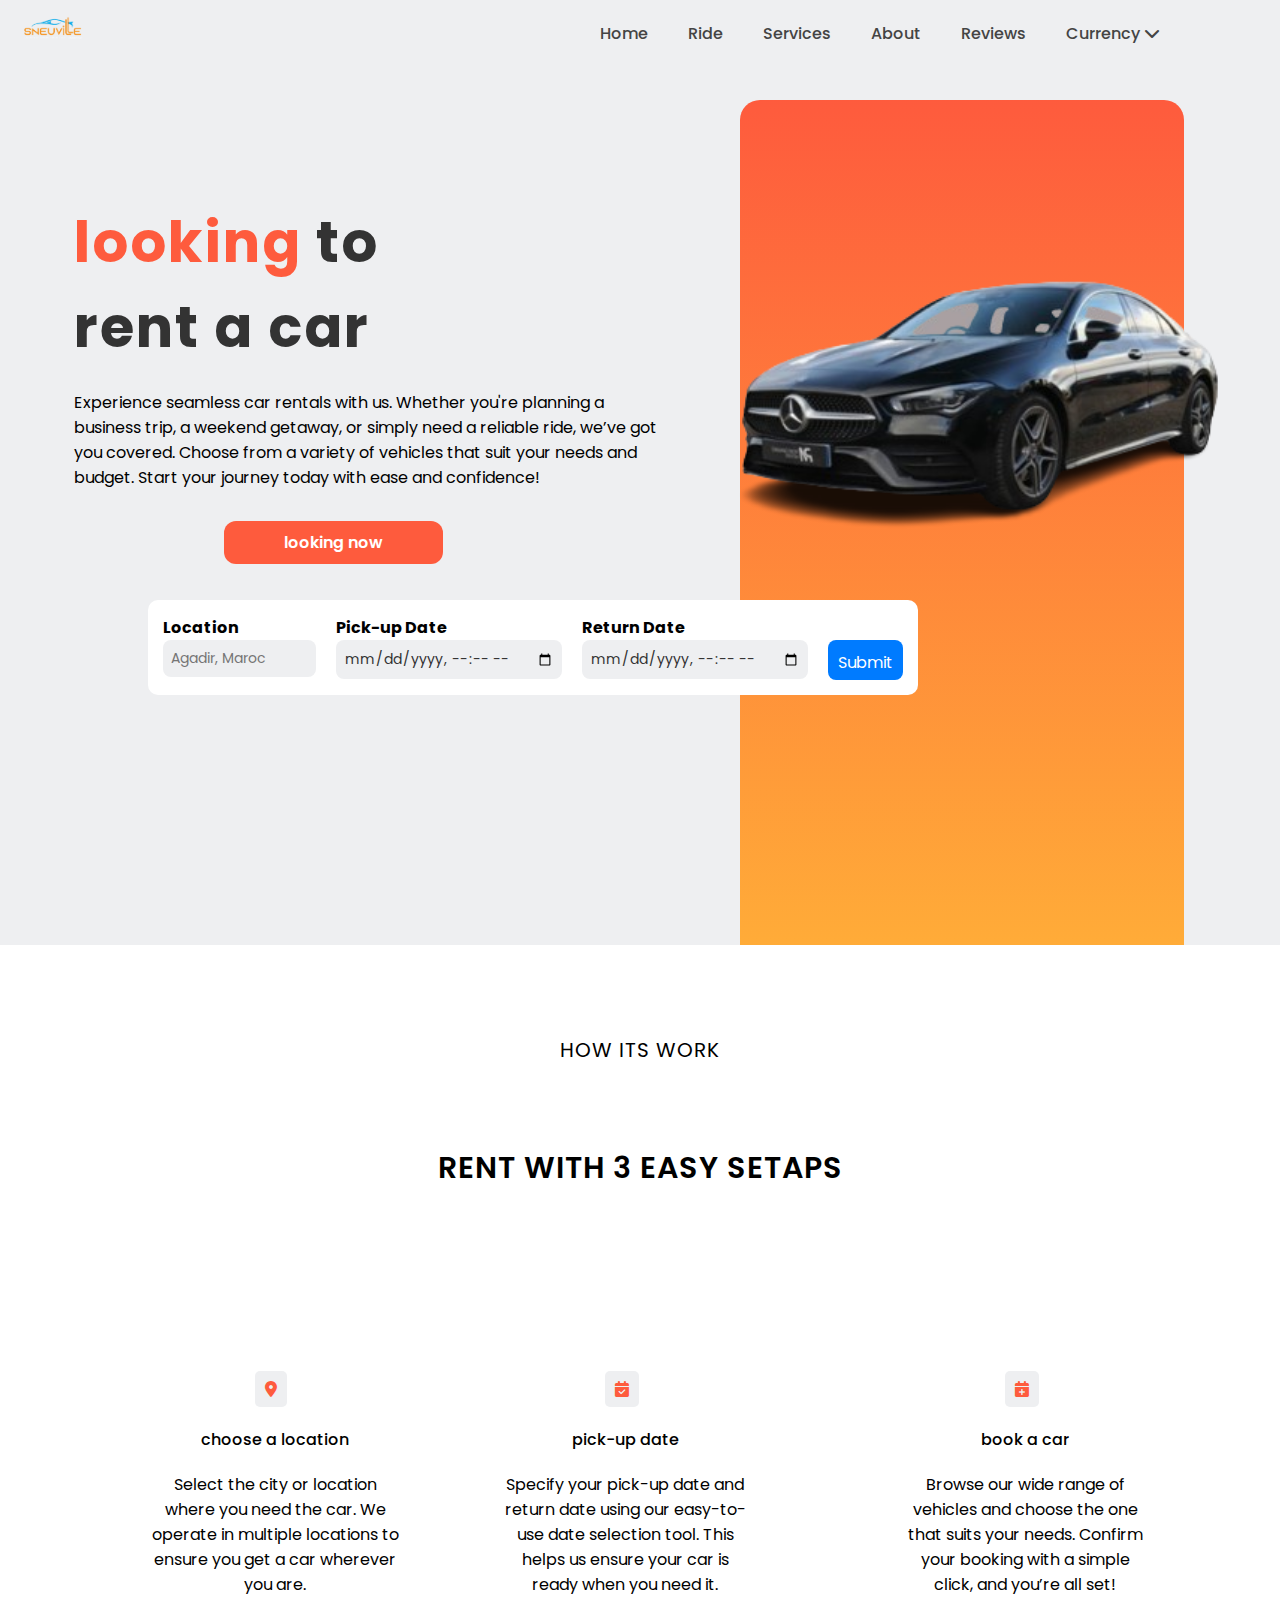
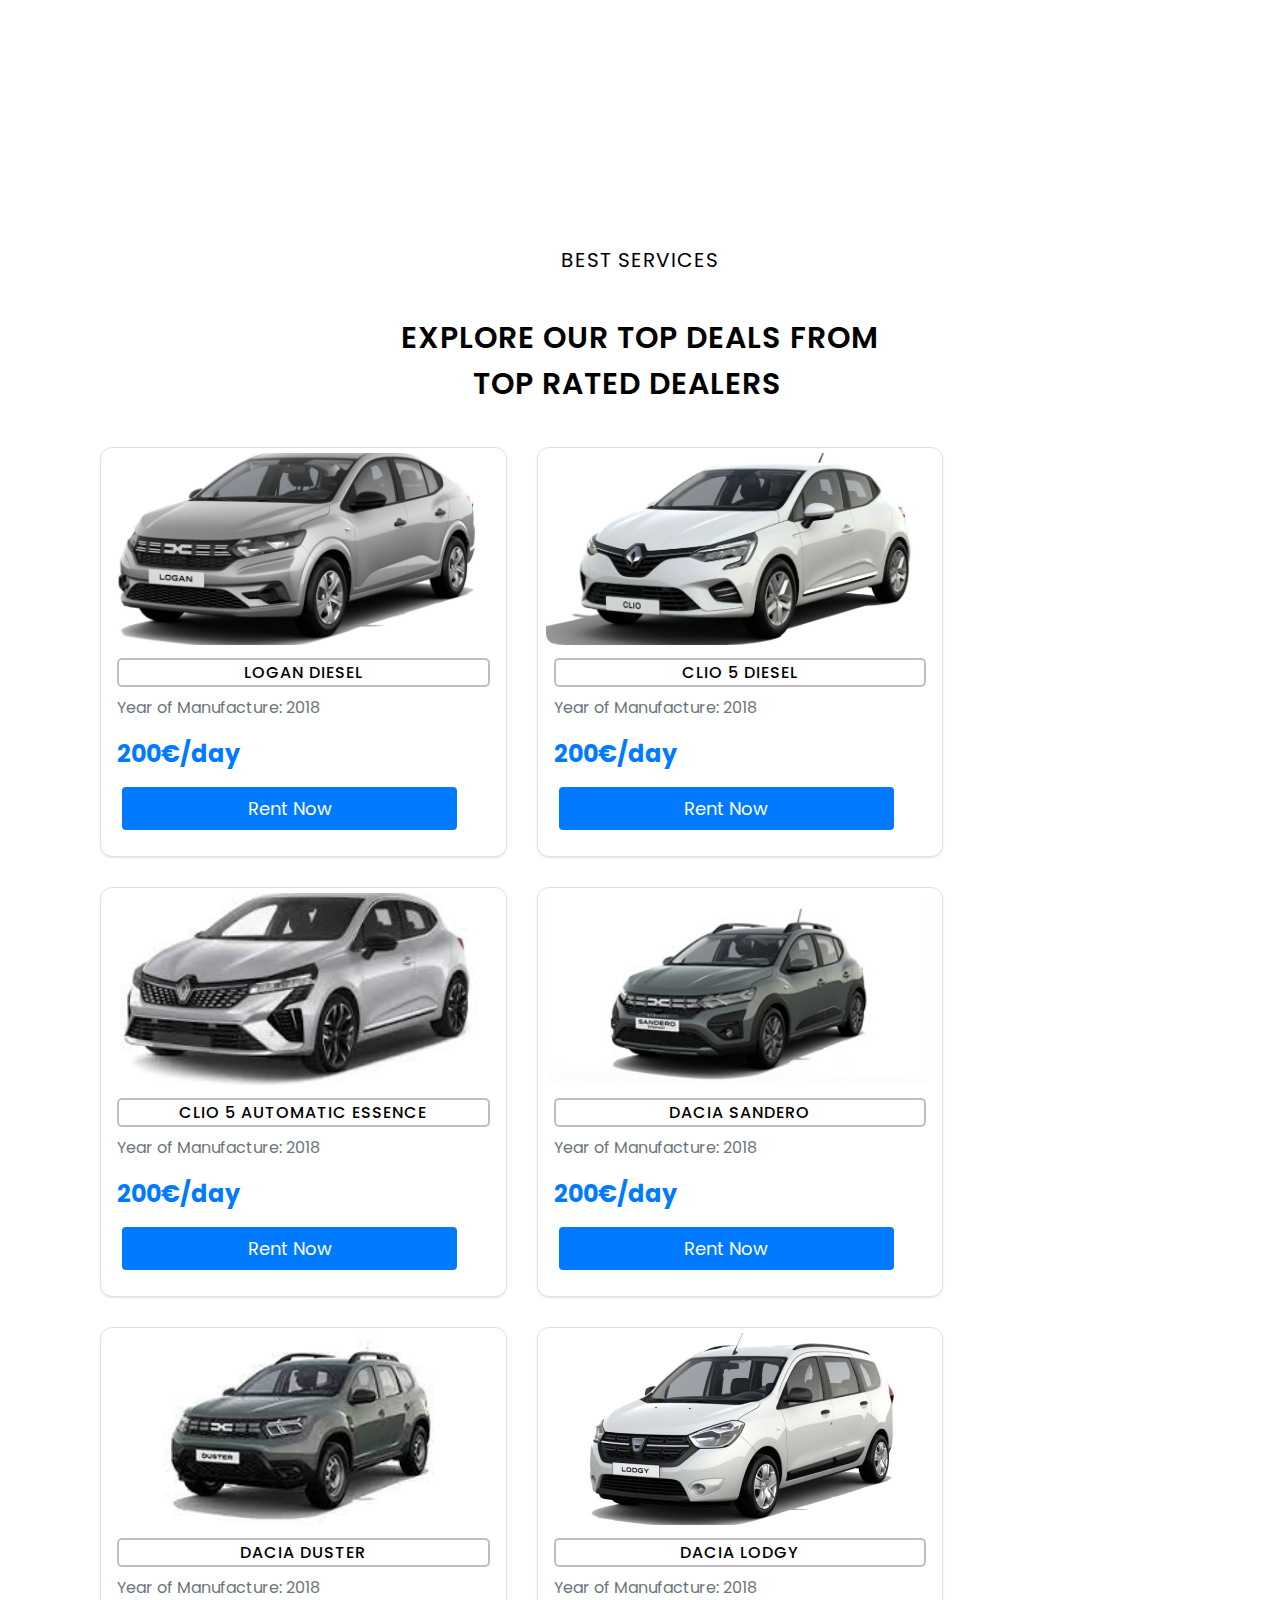
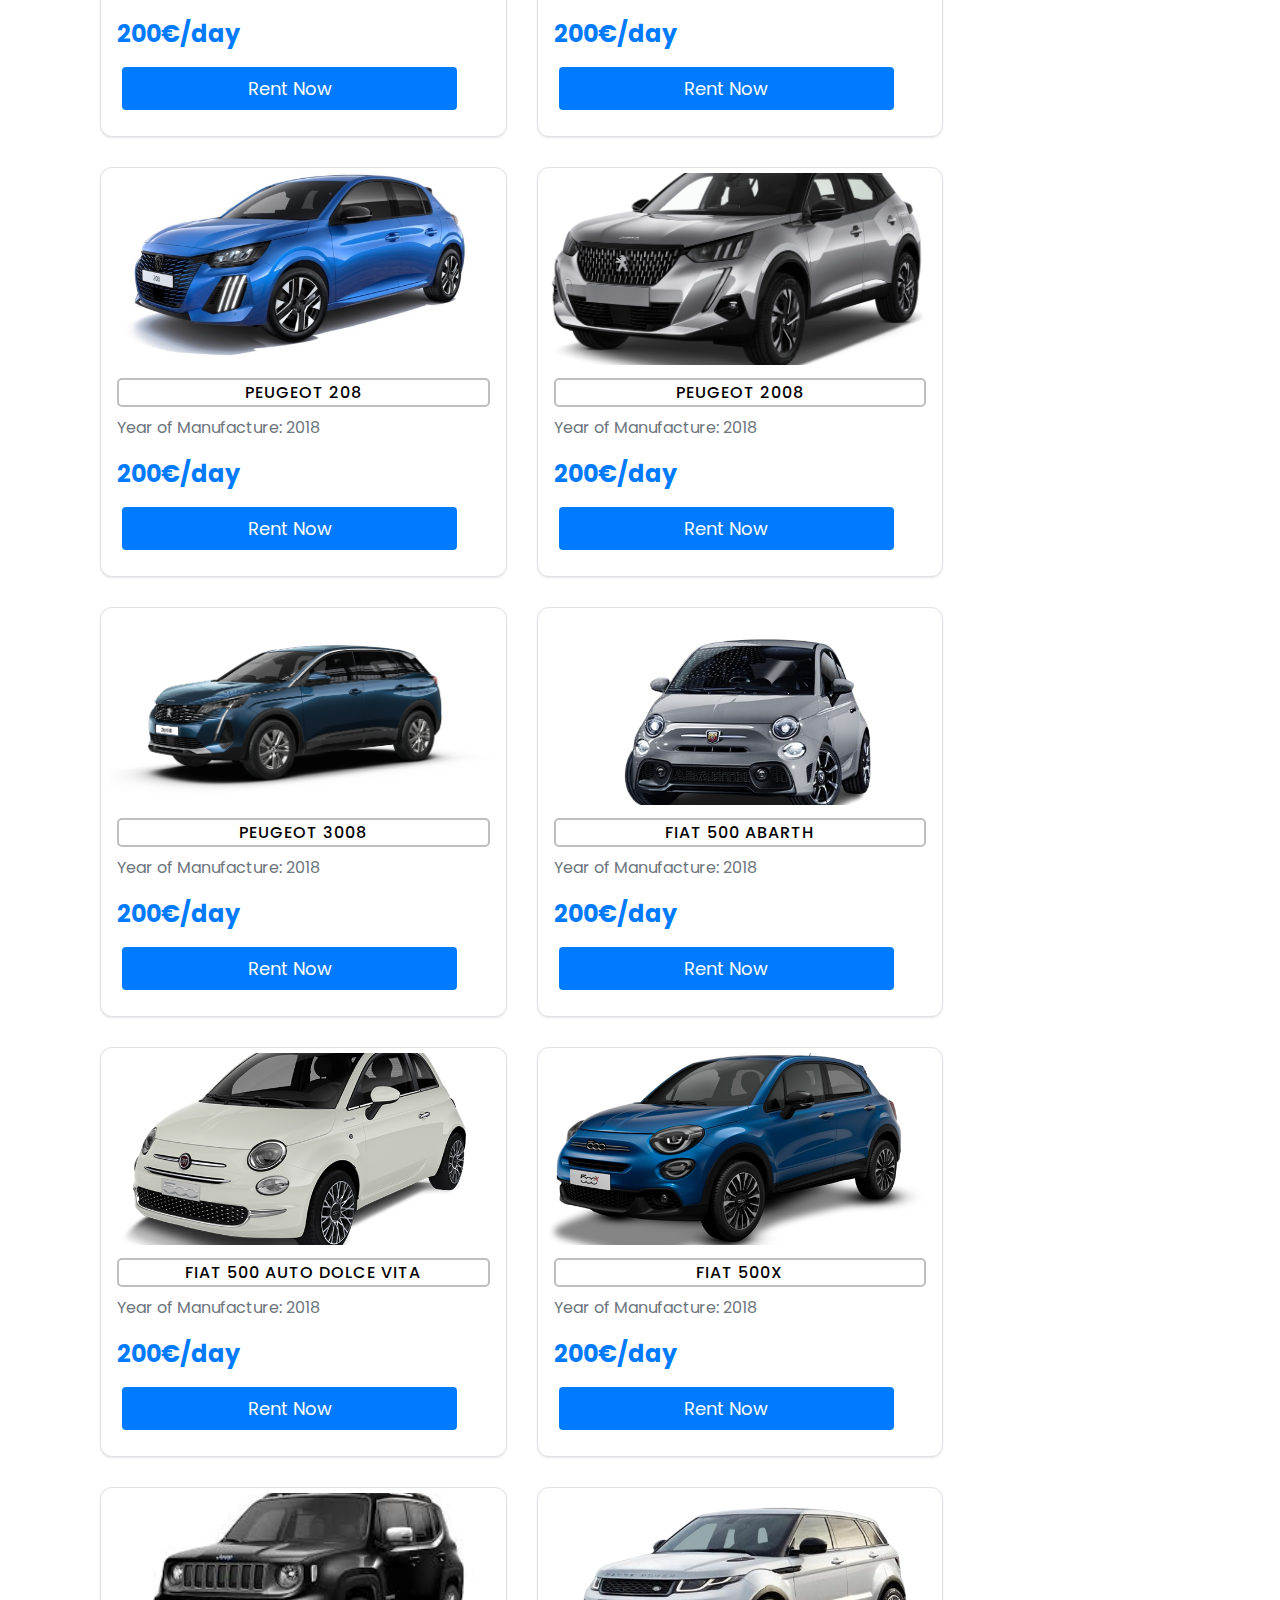
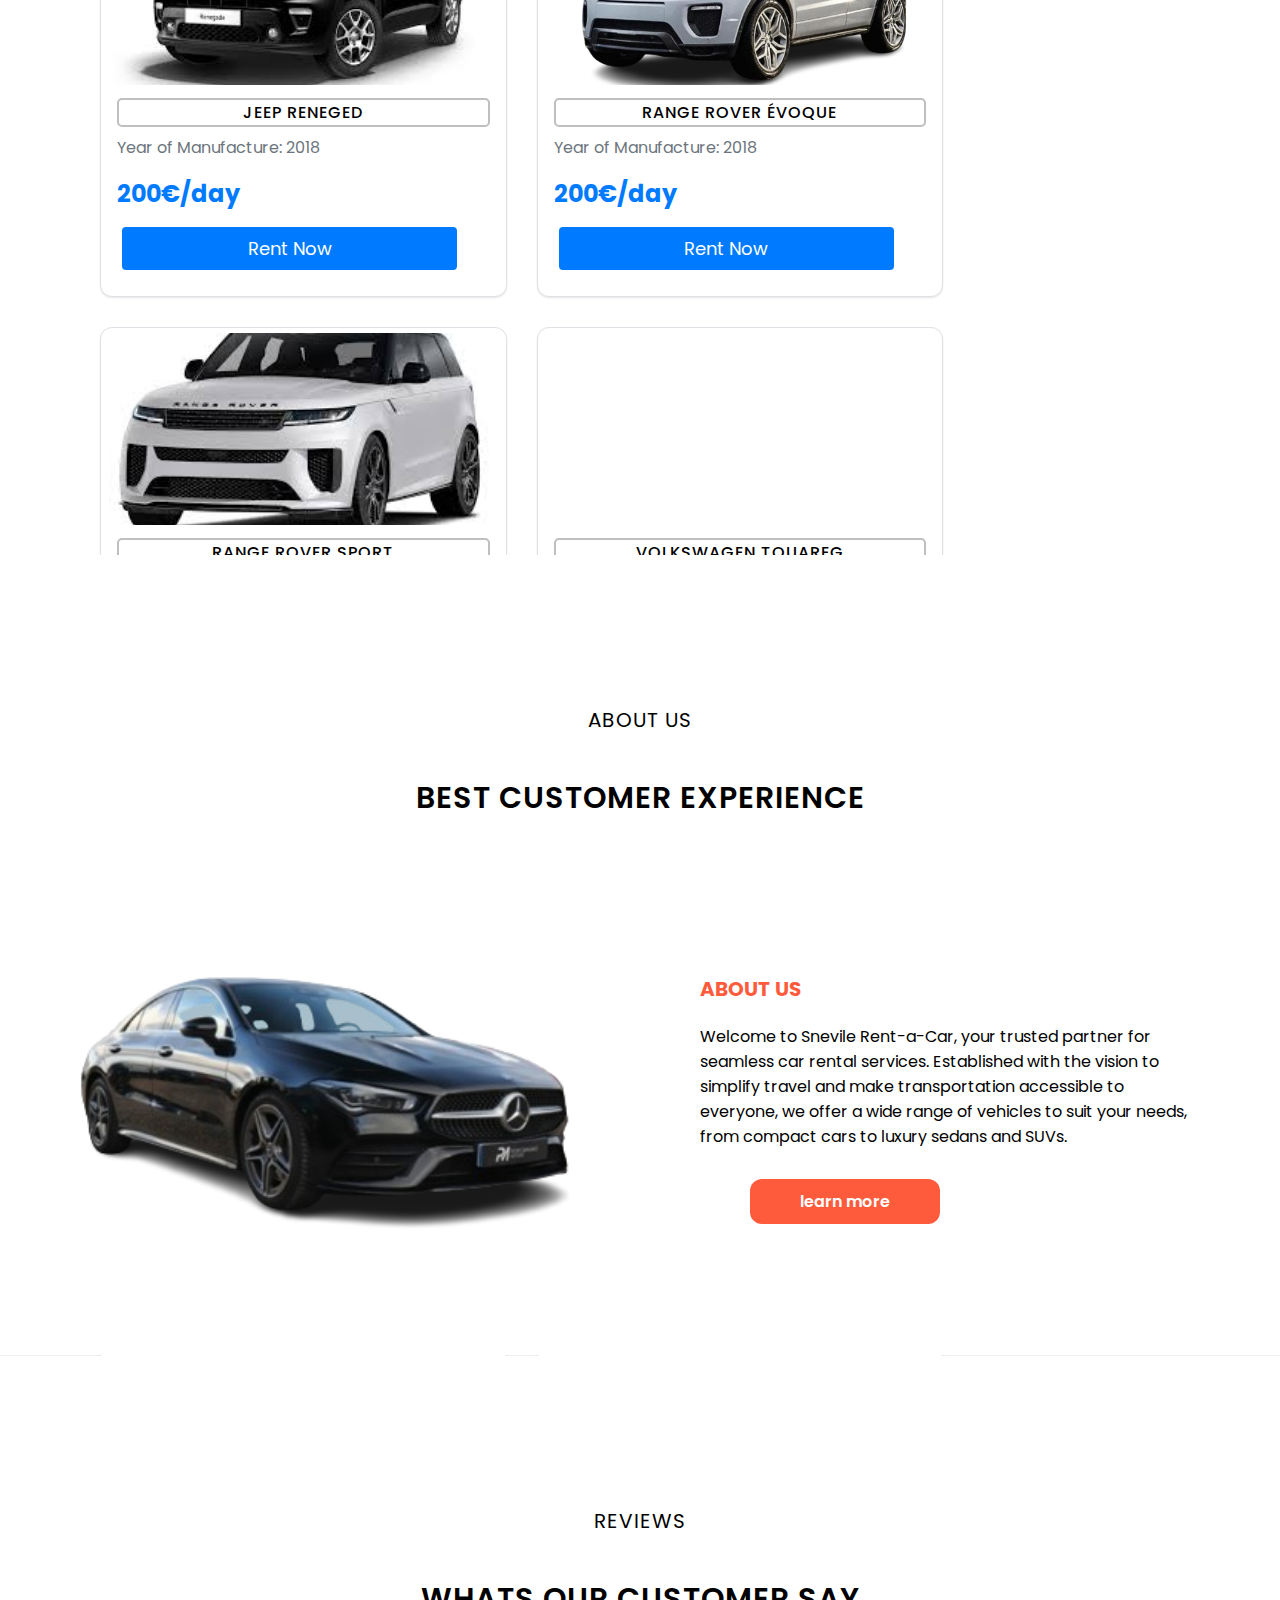
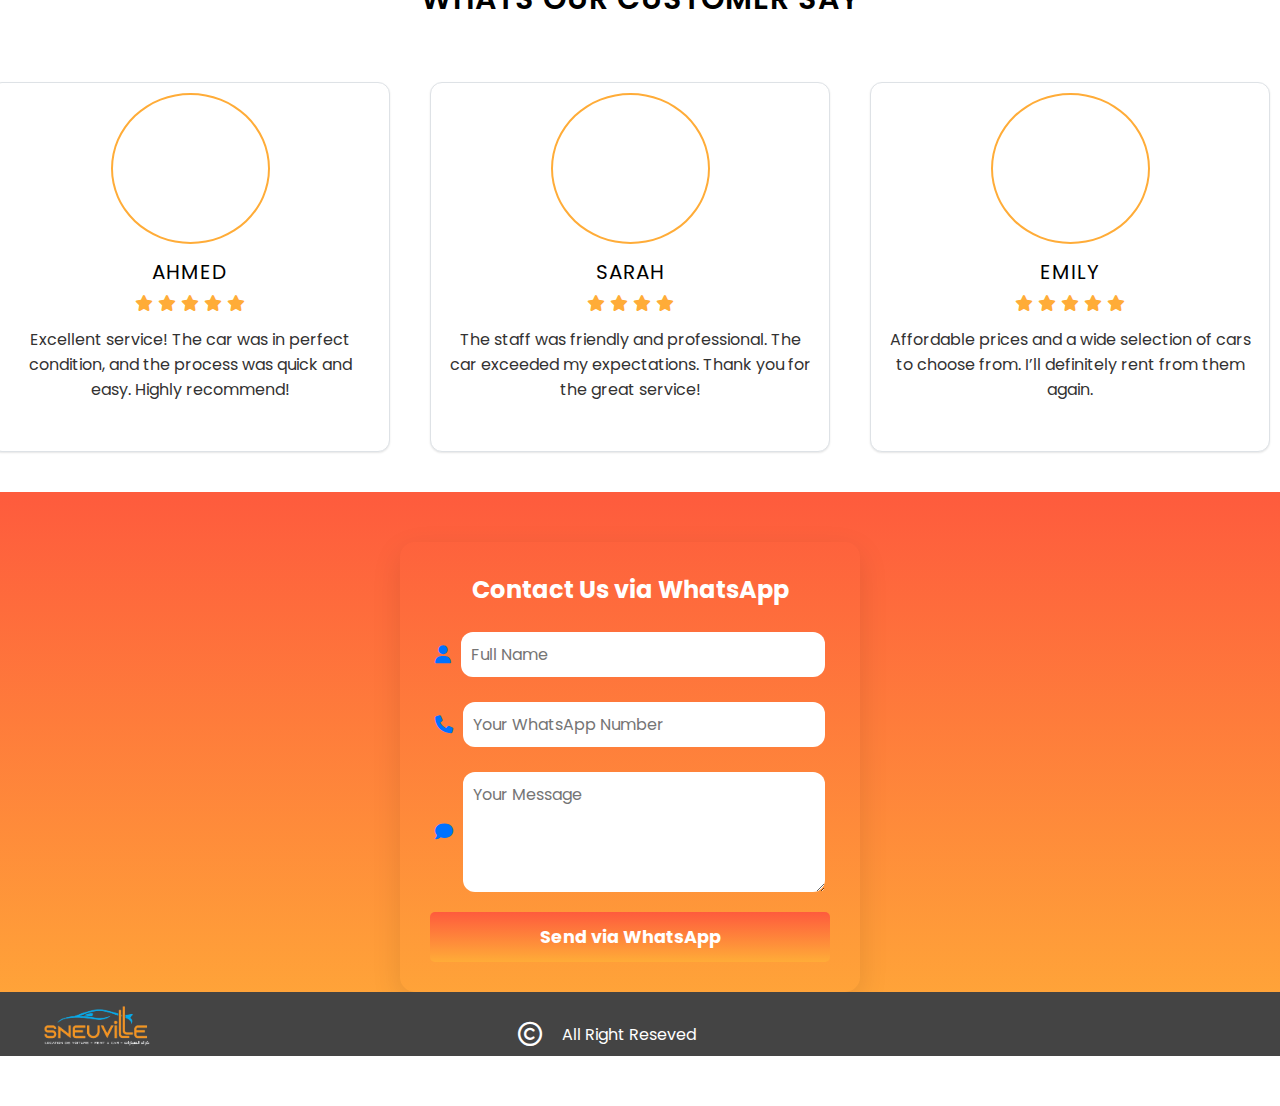
<file: index.html>
<!DOCTYPE html>
<html lang="en">
<head>
    <meta charset="UTF-8">
    <meta name="viewport" content="width=device-width, initial-scale=1.0">
    <meta name="description" content="Rent a car easily at the best prices in Agadir. We offer a wide range of vehicles to meet your personal or business needs.">
    <meta name="keywords" content="car rental, rent a car, car hire, best car rental prices, rent a car in Agadir, affordable car rental, luxury cars, economy cars">
    <meta name="robots" content="index, follow">
    <meta property="og:title" content="Rent a Car - Best Car Rental Service in Agadir">
    <meta property="og:description" content="Looking for the best car rental service in Agadir Rent a car at affordable rates. We provide a variety of vehicles to suit your needs.">
    <meta property="og:url" content="https://www.yourwebsite.com">
    <title>Rent a Car - Best Car Rental Service in Agadir</title>
    <link rel="stylesheet" href="asset/style/style.css">
    <link rel="stylesheet" href="https://cdnjs.cloudflare.com/ajax/libs/font-awesome/6.7.2/css/all.min.css" integrity="sha512-Evv84Mr4kqVGRNSgIGL/F/aIDqQb7xQ2vcrdIwxfjThSH8CSR7PBEakCr51Ck+w+/U6swU2Im1vVX0SVk9ABhg==" crossorigin="anonymous" referrerpolicy="no-referrer" />
</head>
<body class="main-content">
<header>
    <a href="" class="logo"><img src="asset/img/logo.png" alt="Logo" loading="lazy"></a>
    <i class="fa-solid fa-bars" id="menu"></i>
    <ul class="navbar">
        <li><a href="#home" class="nav-link" id="home-link">Home</a></li>
        <li><a href="#ride" class="nav-link">Ride</a></li>
        <li><a href="#services" class="nav-link">Services</a></li>
        <li><a href="#about" class="nav-link">About</a></li>
        <li><a href="#reviews" class="nav-link">Reviews</a></li>
        <li class="dropdown">
            <a href="#" class="nav-link">Currency <i class="fa-solid fa-chevron-down"></i></a>
            <ul class="dropdown-menu">
                <li><a href="#" data-currency="EUR">Euro (€)</a></li>
                <li><a href="#" data-currency="USD">Dollar ($)</a></li>
                <li><a href="#" data-currency="MAD">Dirham (MAD)</a></li>
            </ul>
        </li>
    </ul>
    
    
</header>
        <!--HOME-->
        <section class="home" id="home">
            <div class="text">
                <h1><span>looking</span> to <br>rent a car</h1>
                <p>Experience seamless car rentals with us. Whether you're planning a business trip,
                     a weekend getaway, or simply need a reliable ride, we’ve got you covered.
                      Choose from a variety of
                     vehicles that suit your needs and budget. Start your journey today with
                      ease and confidence!</p>
                <div class="loking">
                    <a href="#ride">looking now</a>
                </div>
            </div>
            <div class="car">
                <img src="asset/img/car.png" alt="Mercedes 220 Pack AMG" loading="lazy">
            </div>
            <div class="form">
                <form action="" method="POST" id="rentalForm">
                    <div class="location">
                        <label for="location">Location</label>
                        <input type="text" name="location" id="location" placeholder="Agadir, Maroc" required>
                    </div>
                    <div class="pick">
                        <label for="pickupDate">Pick-up Date</label>
                        <input type="datetime-local" name="pickupDate" id="pickupDate" required>
                    </div>
                    <div class="return">
                        <label for="returnDate">Return Date</label>
                        <input type="datetime-local" name="returnDate" id="returnDate" required>
                    </div>
                    <button type="submit">Submit</button>
                </form>
            </div>
        </section>
        <!--ride-->
        <section class="ride" id="ride">
            <h3>how its work</h3>
            <pre>rent with 3 easy setaps</pre>
<div class="div">
    <div class="location1">
        <i class="fa-solid fa-location-dot"></i>
        <h4>choose a location</h4>
        <p>Select the city or location where
             you need the car. We operate in multiple
              locations to ensure you get a car
               wherever you are.</p>
    </div>
    <div class="pick_up">
        <i class="fa-solid fa-calendar-check"></i>
        <h4>pick-up date</h4>
        <p>Specify your pick-up
             date and return date using 
             our easy-to-use date selection tool.
              This helps us ensure your car is ready 
              when you need it.

        </p>
    </div>
    <div class="book">
        <i class="fa-solid fa-calendar-plus"></i>
        <h4>book a car</h4>
        <p>Browse our wide
             range of vehicles and 
             choose the one that suits
              your needs. Confirm your booking 
              with a simple click, and you’re all set!
        </p>
    </div>
</div>
</section>
        <!--services-->
<section class="services" id="services">
    <h3>Best Services</h3>
    <pre>Explore our top deals from
         top rated dealers</pre>
    <div class="cars">
        <div class="car-card">
            <img src="asset/img/voitures/logan.jpg" alt="Dacia Logan" loading="lazy">
            <div class="card-body">
                <h3 class="card-title">Logan diesel </h3>
                <p class="card-text">Year of Manufacture: 2018</p>
                <div class="card-price">200€/day</div>
                <button class="rent-btn">Rent Now</button>
            </div>
        </div>
        <div class="car-card">
            <img src="asset/img/voitures/clio.jpg" alt="Renault clio" loading="lazy">
            <div class="card-body">
                <h3 class="card-title">Clio 5 diesel</h3>
                <p class="card-text">Year of Manufacture: 2018</p>
                <div class="card-price">200€/day</div>
                <button class="rent-btn">Rent Now</button>
            </div>
        </div>
        <div class="car-card">
            <img src="asset/img/voitures/clio 5.jpeg" alt="Renault Clio 5" loading="lazy">
            <div class="card-body">
                <h3 class="card-title">Clio 5 automatic essence</h3>
                <p class="card-text">Year of Manufacture: 2018</p>
                <div class="card-price">200€/day</div>
                <button class="rent-btn">Rent Now</button>
            </div>
        </div>
        <div class="car-card">
            <img src="asset/img/voitures/sendiro.jpg" alt="Dacia Sandero" loading="lazy">
            <div class="card-body">
                <h3 class="card-title">Dacia sandero 
                </h3>
                <p class="card-text">Year of Manufacture: 2018</p>
                <div class="card-price">200€/day</div>
                <button class="rent-btn">Rent Now</button>
            </div>
        </div>
        <div class="car-card">
            <img src="asset/img/voitures/duster.jpeg" alt="Dacia duster" loading="lazy">
            <div class="card-body">
                <h3 class="card-title">Dacia duster
                </h3>
                <p class="card-text">Year of Manufacture: 2018</p>
                <div class="card-price">200€/day</div>
                <button class="rent-btn">Rent Now</button>
            </div>
        </div>
        <div class="car-card">
            <img src="asset/img/voitures/lodgy.jpg" alt="Dacia lodgy" loading="lazy">
            <div class="card-body">
                <h3 class="card-title">Dacia lodgy
                </h3>
                <p class="card-text">Year of Manufacture: 2018</p>
                <div class="card-price">200€/day</div>
                <button class="rent-btn">Rent Now</button>
            </div>
        </div>
        <div class="car-card">
            <img src="asset/img/voitures/Peugeot 208.jpeg" alt="Peugeot 208" loading="lazy">
            <div class="card-body">
                <h3 class="card-title">Peugeot 208
                </h3>
                <p class="card-text">Year of Manufacture: 2018</p>
                <div class="card-price">200€/day</div>
                <button class="rent-btn">Rent Now</button>
            </div>
        </div>
        <div class="car-card">
            <img src="asset/img/voitures/2008.png" alt="Peugeot 2008" loading="lazy">
            <div class="card-body">
                <h3 class="card-title">Peugeot 2008
                </h3>
                <p class="card-text">Year of Manufacture: 2018</p>
                <div class="card-price">200€/day</div>
                <button class="rent-btn">Rent Now</button>
            </div>
        </div>
        <div class="car-card">
            <img src="asset/img/voitures/3008.png" alt="Peugeot 3008" loading="lazy">
            <div class="card-body">
                <h3 class="card-title">Peugeot 3008
                </h3>
                <p class="card-text">Year of Manufacture: 2018</p>
                <div class="card-price">200€/day</div>
                <button class="rent-btn">Rent Now</button>
            </div>
        </div>
        <div class="car-card">
            <img src="asset/img/voitures/ABARTH.png" alt="Fiat 500 abarth " loading="lazy">
            <div class="card-body">
                <h3 class="card-title">Fiat 500 abarth 
                </h3>
                <p class="card-text">Year of Manufacture: 2018</p>
                <div class="card-price">200€/day</div>
                <button class="rent-btn">Rent Now</button>
            </div>
        </div>
        <div class="car-card">
            <img src="asset/img/voitures/500.png" alt="Fiat 500 auto dolce vita" loading="lazy">
            <div class="card-body">
                <h3 class="card-title">Fiat 500 auto dolce vita
                </h3>
                <p class="card-text">Year of Manufacture: 2018</p>
                <div class="card-price">200€/day</div>
                <button class="rent-btn">Rent Now</button>
            </div>
        </div>
        <div class="car-card">
            <img src="asset/img/voitures/500X.png" alt="Fiat 500x" loading="lazy">
            <div class="card-body">
                <h3 class="card-title">Fiat 500x
                </h3>
                <p class="card-text">Year of Manufacture: 2018</p>
                <div class="card-price">200€/day</div>
                <button class="rent-btn">Rent Now</button>
            </div>
        </div>
        <div class="car-card">
            <img src="asset/img/voitures/jeep.jpeg" alt="Jeep reneged " loading="lazy">
            <div class="card-body">
                <h3 class="card-title">Jeep reneged 
                </h3>
                <p class="card-text">Year of Manufacture: 2018</p>
                <div class="card-price">200€/day</div>
                <button class="rent-btn">Rent Now</button>
            </div>
        </div>
        <div class="car-card">
            <img src="asset/img/voitures/range-rover-evoque.png" alt="Range Rover évoque " loading="lazy">
            <div class="card-body">
                <h3 class="card-title">Range Rover évoque 
                </h3>
                <p class="card-text">Year of Manufacture: 2018</p>
                <div class="card-price">200€/day</div>
                <button class="rent-btn">Rent Now</button>
            </div>
        </div>
        <div class="car-card">
            <img src="asset/img/voitures/range.jpeg" alt="Range Rover sport " loading="lazy">
            <div class="card-body">
                <h3 class="card-title">Range Rover sport 
                </h3>
                <p class="card-text">Year of Manufacture: 2018</p>
                <div class="card-price">200€/day</div>
                <button class="rent-btn">Rent Now</button>
            </div>
        </div>
        <div class="car-card">
            <img src="asset/img/voitures/touarg.jpeg" alt="Volkswagen Touareg " loading="lazy">
            <div class="card-body">
                <h3 class="card-title">Volkswagen Touareg 
                </h3>
                <p class="card-text">Year of Manufacture: 2018</p>
                <div class="card-price">200€/day</div>
                <button class="rent-btn">Rent Now</button>
            </div>
        </div>
        <div class="car-card">
            <img src="asset/img/voitures/tt.jpeg" alt="olkswagen T-roc" loading="lazy">
            <div class="card-body">
                <h3 class="card-title">Volkswagen T-roc
                </h3>
                <p class="card-text">Year of Manufacture: 2018</p>
                <div class="card-price">200€/day</div>
                <button class="rent-btn">Rent Now</button>
            </div>
        </div>
        <div class="car-card">
            <img src="asset/img/voitures/golf.png" alt=" Volkswagen golf 8" loading="lazy">
            <div class="card-body">
                <h3 class="card-title">Volkswagen golf 8
                </h3>
                <p class="card-text">Year of Manufacture: 2018</p>
                <div class="card-price">200€/day</div>
                <button class="rent-btn">Rent Now</button>
            </div>
        </div>
        <div class="car-card">
            <img src="asset/img/voitures/kia_picanto.jpg" alt="kia picanto automatic" loading="lazy">
            <div class="card-body">
                <h3 class="card-title">Kia picanto automatic 
                </h3>
                <p class="card-text">Year of Manufacture: 2018</p>
                <div class="card-price">200€/day</div>
                <button class="rent-btn">Rent Now</button>
            </div>
        </div>
        <div class="car-card">
            <img src="asset/img/voitures/sportge.jpg" alt="kia sportage" loading="lazy">
            <div class="card-body">
                <h3 class="card-title">Kia sportage 
                </h3>
                <p class="card-text">Year of Manufacture: 2018</p>
                <div class="card-price">200€/day</div>
                <button class="rent-btn">Rent Now</button>
            </div>
        </div>
        <div class="car-card">
            <img src="asset/img/voitures/amg.png" alt="amg" loading="lazy">
            <div class="card-body">
                <h3 class="card-title">Mercedes cla pack AMG</h3>
                <p class="card-text">Year of Manufacture: 2018</p>
                <div class="card-price">200€/day</div>
                <button class="rent-btn">Rent Now</button>
            </div>
        </div>
    </div>
</section>
<!--about-->
<section class="about" id="about">
    <h3>ABOUT US</h3>
<pre>Best Customer Experience</pre>
<img src="asset/img/car.png" alt="Mercedes cla pack AMG" loading="lazy">
<div class="txt">
    <h2>about us</h2>
    <p>Welcome to Snevile Rent-a-Car, your
         trusted partner for seamless car rental services. 
         Established with the vision to simplify travel and make
          transportation accessible to everyone, we offer a wide range
           of vehicles to suit your needs, from compact cars to luxury 
           sedans and SUVs.
    </p>
          <button>learn more</button>
</div>
</section>
<section class="reviews" id="reviews">
    <h3>Reviews</h3>
    <pre>Whats our Customer Say</pre>
    <div class="cards">
        <div class="card">
            <img src="https://images.pexels.com/photos/614810/pexels-photo-614810.jpeg?auto=compress&cs=tinysrgb&w=400" alt="men" loading="lazy">
            <div class="card-body">
                <h3 class="name">Ahmed </h3>
                <p class="star">
                    <i class="fa-solid fa-star"></i>
                    <i class="fa-solid fa-star"></i>
                    <i class="fa-solid fa-star"></i>
                    <i class="fa-solid fa-star"></i>
                    <i class="fa-solid fa-star"></i>
                </p>
                <div class="lorem">
                    Excellent service! The car was in perfect condition,
                     and the process was quick and easy. Highly recommend!
                </div>
            </div>
        </div>
    
        <div class="card">
            <img src="[data-uri]" alt="women" loading="lazy">
            <div class="card-body">
                <h3 class="name">Sarah </h3>
                <p class="star">
                    <i class="fa-solid fa-star"></i>
                    <i class="fa-solid fa-star"></i>
                    <i class="fa-solid fa-star"></i>
                    <i class="fa-solid fa-star"></i>
                </p>
                <div class="lorem">
                    The staff was
                     friendly and professional. The car exceeded my 
                     expectations. Thank you for the great service!
                </div>
            </div>
        </div>
    
        <div class="card">
            <img src="https://images.pexels.com/photos/733872/pexels-photo-733872.jpeg?auto=compress&cs=tinysrgb&w=400" alt="women" loading="lazy">
            <div class="card-body">
                <h3 class="name">Emily </h3>
                <p class="star">
                    <i class="fa-solid fa-star"></i>
                    <i class="fa-solid fa-star"></i>
                    <i class="fa-solid fa-star"></i>
                    <i class="fa-solid fa-star"></i>
                    <i class="fa-solid fa-star"></i>
                </p>
                <div class="lorem">
                   Affordable prices and a wide selection of cars to choose from.
                    I’ll definitely rent from them again.
                </div>
            </div>
        </div>
    </div>    
<footer>
    <div class="contact-container">
        <h1>Contact Us via WhatsApp</h1>
        <form id="contact-form">
          <div class="input-group">
            <i class="fas fa-user"></i>
            <input type="text" id="name" placeholder="Full Name" required>
          </div>
          <div class="input-group">
            <i class="fas fa-phone"></i>
            <input type="text" id="phone" placeholder="Your WhatsApp Number" required>
          </div>
          <div class="input-group">
            <i class="fas fa-comment"></i>
            <textarea id="message" placeholder="Your Message" required></textarea>
          </div>
          <button type="button" id="whatsapp-button">Send via WhatsApp</button>
        </form>
      </div>
      <div class="footer">
        <i class="fa-regular fa-copyright"></i>
        <img src="asset/img/logo.png" alt="logo" loading="lazy">
        <p>all right reseved</p>
      </div>
</footer>
    <script src="asset/js/main.js"></script>
</body>
</html>
</file>
<file: asset/style/style.css>
@import url('https://fonts.googleapis.com/css2?family=Poppins:ital,wght@0,100;0,200;0,300;0,400;0,500;0,600;0,700;0,800;0,900;1,100;1,200;1,300;1,400;1,500;1,600;1,700;1,800;1,900&display=swap');
*{
    font-family: "Poppins", serif;
    padding:0 ;
    margin: 0;
    scroll-padding-top: 2rem;
    scroll-behavior: smooth;
    list-style: none;
    text-decoration: none;

}
:root {
    --main-color: #fe5b3d; /* اللون الأساسي */
    --secend-color: #ffac38; /* اللون الثانوي */
    --text-color: #444; /* لون النص */
    --gradient: linear-gradient(#fe5b3d, #ffac38); /* التدرج */
    --background-color: #fff8f3; /* لون الخلفية */
    --hover-color: #5add0e; /* لون عند تمرير الماوس */
    --border-color: #dbb895; /* لون الإطار */
}
body {
    width: 100%;
    height: auto;
    background-color: #eeeff1;
    overflow-x: hidden; /* إخفاء التمرير الأفقي فقط */
    overflow-y: auto; /* السماح بالتمرير العمودي عند الحاجة */
}

html::-webkit-scrollbar{
    width: 0.4rem;
}
html::-webkit-scrollbar-track{
    background: transparent;
}
html::-webkit-scrollbar-thumb{
    background-color: var(--main-color);
    border-radius: 5rem;
}
section{
    padding: 50px 100px;

}
header{
    position: fixed;
    width: 100%;
    top: 0;
    right: 0;
    z-index: 1000;
    display: flex;
    align-items: center;
    justify-content: space-between;
    background-color: #eeeff1;
    padding: 15px 100px;
}
#menu{
    font-size: 24px ;
    cursor: pointer;
    z-index: 10001;
    display: none;
}
.logo img{
    width: 110px;
    margin-left: 100px;
}
.navbar{
    display: flex;
}
.navbar li{
    position: relative;
}
.navbar a{
    font-size: 1rem;
    padding: 10px 20px ;
    color: var(--text-color);
    font-weight: 500;
    text-transform: capitalize;
}
.navbar a::after{
    content: '';
    width: 0%;
    height: 3px;
    background-color: var(--secend-color);
    position: absolute;
    bottom: -4px;
    left: 0;
    transition: 0.5s;
}
.navbar a:hover::after{
width: 100%;
}
.navbar .dropdown {
    position: relative;
    display: inline-block;
}

.navbar .dropdown-menu {
    display: none;
    position: absolute;
    top: 100%;
    left: 0;
    background-color: #fff;
    border: 1px solid #ddd;
    box-shadow: 0 8px 16px rgba(0, 0, 0, 0.2);
    width: 150px;
}

.navbar .dropdown:hover .dropdown-menu {
    display: block;
}

.navbar .dropdown-menu a {
    padding: 8px 16px;
    display: block;
    text-decoration: none;
    color: #333;
    text-align: center;
}

.navbar .dropdown-menu a:hover {
    background-color: #f1f1f1;
}
.home{
width: 100%;
    position: relative;
    min-height: 100vh;
    background-position: center right;
    background-repeat: no-repeat;
    background-size: cover;
    display: grid;
    grid-template-columns: repeat(2,1fr);
}
.car {
    background: linear-gradient(#fe5b3d,#ffac38);
    width: 30%;
    height: 85%;
position: absolute;
border-radius: 20px;
border-bottom-left-radius:0;
border-bottom-right-radius:0;
left:50%;
top: 10%;
}
.car img{
    width: 1250px;
position: absolute;
left: -90%;
top: 8%;
}
.text{
    position: absolute;
    top: 20%;
    left: 5%;
}
.text span{
    color: var(--main-color);
}
.text h1{
    font-size: 3.5rem;
    letter-spacing: 2px;
    color: #333;
}
.text p{
margin: 00.5rem 0 1rem;
width: 600px;
margin-bottom: 40px;
}
.loking a{
        padding:  10px 60px;
        border: none;
        border-radius: 12px;
        background-color: var(--main-color);
        color: white;
        margin: 10px 150px;
        font-size: 1rem;
        font-weight: 600;
        cursor: pointer;
}
.form{
    position: absolute;
    top: 60%;
    left: 10%;
    width: 50%;
    background-color: #fff;
    border-radius: 10px;
    padding: 15px;
}
.form form {
    display: flex;
    flex-direction: row;
    gap: 20px;
}

.form label {
    font-weight: bold;
    margin-bottom: 5px;
}

.form input {
    width: 100%;
    padding: 8px;
    border-radius: 8px;
    border: none;
    box-sizing: border-box;
    font-size: 14px;
   background-color: #eeeff1; ;
}

.form button {
    padding: 1px;
    background-color: #007bff;
    color: white;
    border: none;
    border-radius: 8px;
    font-size: 16px;
    margin-top:25px;
    padding: 10px;
    height: 40px;
    width: 140px;
    cursor: pointer;
    transition: background-color 0.3s ease;
}

.form button:hover {
    background-color: #0056b3;
}
.ride{
    position: absolute;
    width: 100%;
    background-color: white;
    top: 105%;
    transition: .4s ease-out;
    height: 750px;
}
.div{
    display: flex;
    margin-top: 180px;
}
.ride h3{
display: flex;
justify-content: center;
font-size: 20px;
text-transform: uppercase;
letter-spacing: 1px;
font-weight: 400;
margin-left: -200px;
margin-top: 40px;
}
.ride pre{
    display: flex;
    justify-content: center;
    font-size: 30px;
    text-transform: uppercase;
    letter-spacing: 1px;
    font-weight: 600;  
    margin-left: -200px;
    margin-top: 80px;

}
.location1{
    width: 250px;
    margin-left: 50px;
}
.location1 i{
background-color: #eeeff1;
color: var(--main-color);
padding: 10px;
margin-left: 105px;
border-radius: 5px;
}
.location1 p{
    text-align: center;
    margin-top: 20px;
}
.location1 h4{
    text-align: center;
    margin-top: 20px;
    font-weight: 500;
}
.pick_up{
    width: 250px;
    margin-left: 100px;
}
.pick_up i{
    background-color: #eeeff1;
    color: var(--main-color);
    padding: 10px;
    margin-left: 105px;
    border-radius: 5px;
    }
    .pick_up p{
        text-align: center;
        margin-top: 20px;
    }
    .pick_up h4{
        text-align: center;
        margin-top: 20px;
        font-weight: 500;
    }
    .book{
        width: 250px;
        margin-left: 150px;
    }
    .book i{
        background-color: #eeeff1;
        color: var(--main-color);
        padding: 10px;
        margin-left: 105px;
        border-radius: 5px;
        }
        .book p{
            text-align: center;
            margin-top: 20px;
        }
        .book h4{
            text-align: center;
            margin-top: 20px;
            font-weight: 500;
        }
        .services{
            position: absolute;
            width: 100%;
            background-color: white;
            top: 195%;
            height: 3500px;
        }
        .services h3{
            display: flex;
            justify-content: center;
            font-size: 20px;
            text-transform: uppercase;
            letter-spacing: 1px;
            font-weight: 400;
            margin-left: -200px;
            margin-top: 40px;
      
            }
            .services  pre{
                display: flex;
                justify-content: center;
                font-size: 30px;
                text-transform: uppercase;
                letter-spacing: 1px;
                font-weight: 600;  
                margin-left: -200px;
                margin-top: 40px;
                margin-bottom: 40px;
            }
            .car-card {
                width: 20rem; /* تحديد العرض الثابت للبطاقة */
                box-sizing: border-box;
                background-color: #fff;
                border: 1px solid #dee2e6;
                border-radius: 12px;
                box-shadow: 0 1px 2px rgba(0, 0, 0, 0.1);
                overflow: hidden;
                height: 410px;
                transition: transform 0.2s ease-in-out;
                margin-right: 20px;  /* المسافة بين البطاقات */
                margin-bottom: 20px;  /* المسافة بين الصفوف */
            }
            .car-card:hover {
                transform: scale(1.05);
                box-shadow: 0 4px 8px rgba(0, 0, 0, 0.2);
            }
    
            .car-card img {
                width: 95%;
                height: 12rem;
                object-fit: cover;
                border-radius: 12px;
                margin-left: 8px;
                margin-top: 5px;
            }
    
            .car-card .card-body {
                padding: 1rem;
            }
    
            .car-card .card-title {
                font-size: 1rem;
                font-weight: 500;
                margin-bottom: 0.5rem;
                border-radius: 5px;
                border: solid 2px #c0bebe;
                width: auto;
                margin-left: 0px;
                margin-top: -10px;
            }
    
            .car-card .card-text {
                margin-bottom: 1rem;
                color: #6c757d;
            }
    
            .car-card .card-price {
                font-size: 1.5rem;
                font-weight: bold;
                color: #007bff;
                margin-bottom: 1rem;
            }
    
            .car-card .rent-btn {
                display: block;
                width: 90%;
                padding: 0.5rem;
                text-align: center;
                color: #fff;
                background-color: #007bff;
                border: none;
                font-size: 18px;
                border-radius: 0.25rem;
                text-decoration: none;
                transition: background-color 0.2s ease-in-out;
                margin-left: 5px;
                cursor: pointer;
            }
    
            .car-card .rent-btn:hover {
                background-color: #0056b3;
            }
   
                .cars {
                    display: flex;
                    flex-wrap: wrap;  /* تأكد من أن العناصر تلتف عندما لا يكون هناك مكان كافٍ */
                    gap: 20px;
                }
                
.navbar a.active {
    color: #ff2600;
    border-radius: 5px;
    scale: 1.1;
    transition: .4s ease-out;
}

.about{
    position: absolute;
    width: 100%;
    background-color: white;
    top: 595%;
    height: 700px;
}
.about h3{
    display: flex;
    justify-content: center;
    font-size: 20px;
    text-transform: uppercase;
    letter-spacing: 1px;
    font-weight: 400;
    margin-left: -200px;
    margin-top: 100px;

    }
    .about  pre{
        display: flex;
        justify-content: center;
        font-size: 30px;
        text-transform: uppercase;
        letter-spacing: 1px;
        font-weight: 600;  
        margin-left: -200px;
        margin-top: 40px;
        margin-bottom: 40px;
    }
    .about img{
        transform: scaleX(-1);
        width: 80rem;
        margin-left: -400px;
    }
    .txt{
        margin-top: 4100px;
    }
    .about h2{
        color: var(--main-color);
        text-transform: uppercase;
        font-weight: 100px;
        font-size: 20px;
        margin-left: 600px;
        margin-bottom: 20px;
        margin-top: -4450px;
    }
    .about p{
        width: 500px;
        margin-left: 600px;
text-align: left;
margin-bottom: 20px;

    }
    .about button{
        padding:  10px 50px;
        border: none;
        border-radius: 12px;
        background-color: var(--main-color);
        color: white;
        margin: 10px 150px;
        margin-left: 650px;
        font-size: 1rem;
        font-weight: 600;
        cursor: pointer;
        transition: .4s ease-out;
    }
    .about button:hover{
        scale: 1.1;
    }
    .reviews{
        position: absolute;
        width: 100%;
        background-color: white;
        top: 684%;
        
    }
    .reviews h3{
        display: flex;
        justify-content: center;
        font-size: 20px;
        text-transform: uppercase;
        letter-spacing: 1px;
        font-weight: 400;
        margin-left: -200px;
        margin-top: 100px;
    
        }
        .reviews  pre{
            display: flex;
            justify-content: center;
            font-size: 30px;
            text-transform: uppercase;
            letter-spacing: 1px;
            font-weight: 600;  
            margin-left: -200px;
            margin-top: 40px;
            margin-bottom: 40px;
        }

        .card {
            width: 400px; /* العرض الثابت الافتراضي */
            box-sizing: border-box;
            background-color: #fff;
            border: 1px solid #dee2e6;
            border-radius: 12px;
            box-shadow: 0 1px 2px rgba(0, 0, 0, 0.1);
            overflow: hidden;
            height: 370px;
            transition: transform 0.2s ease-in-out;
            margin-right: 20px;  /* المسافة بين البطاقات */
            margin-bottom: 20px;  /* المسافة بين الصفوف */

        }
        .card:hover {
            transform: scale(1.05);
            box-shadow: 0 4px 8px rgba(0, 0, 0, 0.2);
        }
        .card img {
            width: 39%;
            height: 40%;
            border-radius: 50%;
            margin-left: 120px;
            margin-top: 10px;
            border: solid 2px var(--secend-color);
        }

        .card .card-body {
            padding: 1rem;
        }

        .card .name {
            text-align: center;
            margin-left: 0px;
            margin-top: -10px;
            
        }

        .card .star {
            margin-top: 8px;
            margin-bottom: 1rem;
            display: flex;
            justify-content: center;
            margin-left: 0px;
            gap: 5px;
        }
        .card .star i {
            color: var(--secend-color);
        }

        .card .lorem {
            font-size: 1rem;
            color: rgb(51, 50, 50);
            margin-bottom: 1rem;
            text-align: center;
        }
        .cards{
            display: flex; /* جعل البطاقات في صف واحد */
            gap: 20px; /* المسافة بين البطاقات */
            justify-content: center; /* محاذاة البطاقات أفقياً في المنتصف */
            align-items: flex-start; /* محاذاة البطاقات عمودياً عند الحافة العلوية */
            flex-wrap: wrap; /* للسماح بالتفاف البطاقات عند تصغير الشاشة */
            padding: 20px; /* مسافة داخلية للحاوية */
            margin-left: -200px;
        }
        footer{
            width: 100%;
            background: linear-gradient(#fe5b3d,#ffac38);
            margin-left: -100px;
            overflow: hidden;

        }
        .contact-container {
            margin-top: 50px;
            background:transparent;
            -webkit-backdrop-filter: blur(10px);
            padding: 30px;
            border-radius: 15px;
            box-shadow: 0 10px 30px rgba(0, 0, 0, 0.1);
            width: 100%;
            max-width: 400px;
            text-align: center;
            margin-left: 400px;
          }
          h1 {
            font-size: 1.5em;
            margin-bottom: 20px;
            color: #fff;
          }
          .input-group {
            display: flex;
            align-items: center;
            margin-bottom: 15px;
            border-radius: 5px;
            outline: none;
            border: none;
            padding: 5px;
            transition: all 0.3s ease;
          }
          .input-group i {
            font-size: 18px;
            color: #0072ff;
            margin-right: 10px;
          }
          
          input, textarea {
            border-radius: 12px;
            width: 100%;
            padding: 10px;
            border: none;
            outline: none;
            font-size: 1em;
            color: #333;
          }
          textarea {
            resize: horizontal;
            min-height: 100px;
          }
          
          input:focus, textarea:focus {
             border: #6c757d;
             box-shadow: 1px 1px rgb(252, 76, 7);
          }
          
          #whatsapp-button {
            background: var(--gradient); /* خلفية متدرجة */
            color: #fff; /* لون النص */
            border: 2px solid var(--border-color); /* إطار */
            padding: 10px 20px; /* مسافة داخلية */
            border-radius: 8px; /* زوايا مستديرة */
            cursor: pointer; /* مؤشر اليد */
            font-size: 16px; /* حجم الخط */
            font-weight: bold; /* سماكة النص */
            transition: all 0.3s ease; /* تأثير الحركة */
            box-shadow: 0 4px 8px var(--shadow-color); /* ظل */
            font-size: 1.1em;
            padding: 12px 20px;
            border: none;
            border-radius: 5px;
            cursor: pointer;
            width: 100%;
            transition: background 0.3s ease;
          
        }
        #whatsapp-button:hover {
            background: var(--hover-color); /* لون جديد عند التمرير */
            box-shadow: 0 6px 12px var(--shadow-color); /* تعميق الظل */
            transform: translateY(-3px); /* تحريك للأعلى */          }
          button:active {
            transform: scale(0.98);
          } 
          button:focus {
            outline: none;
          }
          .footer{
            background-color: #444;
            display: flex;
            overflow: hidden;
          }
          .footer img{
            width: 200px;
            margin-top: 10px;
          }
          .footer i{
            color: white;
            margin-top: 30px;
            left: 35%;
            position: absolute;
            font-size: 1.5rem;
          }
          .footer p{
            color: white;
            left: 38%;
            position: absolute;
            margin-top: 30px;
        text-transform: capitalize;
        font-size: 1rem;
          }
        /* Hamburger Menu */
#menu {
    display: none;
    color: rgb(0, 150, 250);
    font-size: 2.5em;
    cursor: pointer;
}
/* Responsive Design */
@media (max-width: 768px) {


    #menu {
  display: block;
  margin-right: -90px;
    }
.navbar {
    max-width: 100%; /* لا تتجاوز العرض */
    display: none;
    flex-direction: column;
    background: #ffac38;
    position: absolute;
    top: 60px;
    right: -20px;
    width: 400px;
    padding: 20px;
    border-radius: 5px;
    box-shadow: 0 5px 10px rgba(0, 0, 0, 0.3);
    z-index: 999; /* التأكد من أن القائمة فوق العناصر الأخرى */

}
.navbar.active {
    display: flex;
}
.navbar li {
    text-align: center;
    width: 100%;
    padding: 7px 0;
}
.navbar li  a{
color: white;
}
.logo img{
    width: 120px;
    margin-left: 100px;
    margin-top: 20px;
}
.home{
    max-width: 44%; /* لا تتجاوز العرض */
    overflow: hidden; /* إخفاء أي محتوى زائد */
    position: relative;
    min-height: 110vh;
    background-position: center right;
    background-repeat: no-repeat;
    background-size: cover;
    display: grid;
    grid-template-columns: repeat(2,1fr);

}
.car {
    background: linear-gradient(#fe5b3d,#ffac38);
    width: 30%;
    height: 85%;
position: absolute;
border-radius: 20px;
border-bottom-left-radius:0;
border-bottom-right-radius:0;
left:50%;
top: 10%;
display: none;
}
.car img{
    width: 1250px;
position: absolute;
left: -90%;
top: 8%;
display: none;

} 

.text{
    position: absolute;
    top: 17%;
    left: 5%;
}
.text span{
    color: var(--main-color);
}
.text h1{
    font-size: 1.5rem;
    margin-top: -40px;
    letter-spacing: 2px;
    color: #333;
        margin-left: 30px;
}
br{
    display: none;
}
.text p{
margin: 00.2rem 0 1rem;
width: 600px;
margin-bottom: 20px;
font-weight: 500;
width: 350px;
text-align: center;
margin-left: -10px;
}
.loking a{
    padding:  10px 25px;
    border: none;
    border-radius: 12px;
    background-color: var(--main-color);
    color: white;
    margin-top: -10px;
    font-size: 1rem;
    font-weight: 600;
    cursor: pointer;
    position: absolute;
    margin-left: 90px;
    width: 100px;
}

.form{
    position: absolute;
    top: 50%;
    left: 2%;
    width: 90%;
    background-color: #fff;
    border-radius: 10px;
    padding: 15px;
    }
    .form form {
    flex-direction: column;
    gap: 10px;
    }
    
    .form label {
    font-weight: bold;
    margin-bottom: 5px;
    
    }
    
    .form input {
    width: 100%;
    padding: 8px;
    border-radius: 8px;
    border: none;
    box-sizing: border-box;
    font-size: 14px;
    background-color: #eeeff1; ;
    }
    
    .form button {
    padding: 1px;
    background-color: #007bff;
    color: white;
    border: none;
    border-radius: 8px;
    font-size: 16px;
    margin-top:2px;
    padding: 10px;
    height: 40px;
    width: 280px;
    cursor: pointer;
    margin-left: 20px;
    transition: background-color 0.3s ease;
    }
    .form button:hover {
    background-color: #0056b3;
    }
    .ride{
        width: 44%; /* لا تتجاوز العرض */
        overflow: hidden; /* إخفاء أي محتوى زائد */
    position: absolute;
    background-color: white;
    top: 110%;
    transition: .4s ease-out;
    height: 800px;
    
    }
    .div{
    display: flex;
    margin-top: 180px;
    }
    .ride h3{
    text-align: center;
    display: inline;
        margin-left: -10px;
    font-size: 20px;
    text-transform: uppercase;
    letter-spacing: 1px;
    font-weight: 400;
    margin-top: 40px;
    position: absolute;
    }
    .ride pre{
    display: flex;
    justify-content: center;
    font-size: 20px;
    text-transform: uppercase;
    letter-spacing: 1px;
    font-weight: 600;  
    margin-left: -10px;
    margin-top: 80px;
    }
    .location1{
    width: 250px;
    margin-top: -100px;
    }
    .location1 i{
    background-color: #eeeff1;
    color: var(--main-color);
    padding: 10px;
    padding-left: 15px;
    margin-left: -100px;
    border-radius: 5px;
    width: 18px;
    }
    .location1 p{
    margin-left: -140px;
    text-align: center;
    margin-top: 20px;
    width: 130px;
    font-size: 12px;
    }
    .location1 h4{
    width: 130px;
    margin-left: -140px;
    font-size: 15px;
    margin-top: 10px;
    font-weight: 500;
    }
    .pick_up{
    width: 250px;
    margin-top: -100px;
    margin-left: 150px;
    }
    .pick_up i{
    background-color: #eeeff1;
    color: var(--main-color);
    padding: 10px;
    padding-left: 15px;
    margin-left: -50px;
    border-radius: 5px;
    width: 18px;
    }
    .pick_up p{
        margin-left: -90px;
        text-align: center;
        margin-top: 40px;
        width: 130px;
        font-size: 12px;
    }
    .pick_up h4{
        width: 130px;
        margin-left: -90px;
        font-size: 15px;
        margin-top: 10px;
        font-weight: 500;
    }
    .book{
        margin-top: 100px;
        width: 250px;
        margin-left: 210px;
        position: absolute;
    }
    .book i{
        background-color: #eeeff1;
        color: var(--main-color);
        padding: 10px;
        padding-left: 15px;
        margin-left: -160px;
        border-radius: 5px;
        width: 18px;
        }
        .book p{
            margin-left: -200px;
        margin-top: 20px;
        width: 130px;
        font-size: 12px;
        }
        .book h4{
            width: 130px;
            margin-left: -200px;
            font-size: 15px;
            margin-top: 10px;
            font-weight: 500;
        }
        .services{
            width: 44%; /* لا تتجاوز العرض */
            overflow: hidden; /* إخفاء أي محتوى زائد */  
            position: absolute;
            background-color: white;
            top: 210%;
            height: 920px;
        }
        .services h3{
            text-align: center;
            display: inline;
                margin-left: -10px;
            font-size: 20px;
            text-transform: uppercase;
            letter-spacing: 1px;
            font-weight: 400;
            margin-top: 40px;
            position: absolute;
           
      
            }
            .services  pre{
                display: flex;
                justify-content: center;
                font-size: 20px;
                text-transform: uppercase;
                letter-spacing: 1px;
                font-weight: 600;  
                margin-left: -10px;
                margin-top: 80px;
            }
    
                .cars {
                    display: flex; /* استخدام تخطيط مرن */
                    flex-wrap: nowrap; /* منع التفاف البطاقات */
                    overflow-x: auto; /* تمكين التمرير الأفقي */
                    padding: 10px;
                    gap: 15px; /* مسافة بين البطاقات */
                    margin-left: -100px;
                    margin-top: -20px;
                    width: 350px;
                }
                .car-card {
                    flex: 0 0 85%; /* كل بطاقة تأخذ 85% من عرض الشاشة */
                    max-width: 100%;
                    border: 1px solid #ccc;
                    border-radius: 10px;
                    background: #fff;
                    box-shadow: 0 2px 5px rgba(0, 0, 0, 0.1);
                    padding: 15px;
                    text-align: center;
                    position: relative;
                }

                .car-card img {
                    max-width: 100%;
                    height: auto;
                    border-radius: 10px;
                }
            
                .cars::-webkit-scrollbar {
                    height: 6px; /* التحكم في حجم شريط التمرير */
                }
            
                .cars::-webkit-scrollbar-thumb {
                    background: #ccc; /* لون شريط التمرير */
                    border-radius: 10px;
                }
            
                .cars::-webkit-scrollbar-track {
                    background: #f1f1f1; /* لون خلفية شريط التمرير */
                }
                .car-card .card-body {
                    padding: 1rem;
                }
        
                .car-card .card-title {
                    font-size: 1rem;
                    font-weight: 500;
                    margin-bottom: 0.5rem;
                    border-radius: 5px;
                    border: solid 2px #c0bebe;
                    width: auto;
                    margin-left: -120px;
                    margin-top: 10px;
                    width: 250px;

                }
        
                .car-card .card-text {
                    margin-bottom: 1rem;
                    color: #6c757d;
                    margin-top: 50px;
                }
        
                .car-card .card-price {
                    font-size: 1.5rem;
                    font-weight: bold;
                    color: #007bff;
                    margin-bottom: 1rem;
                }
        
                .car-card .rent-btn {
                    display: block;
                    width: 90%;
                    padding: 0.5rem;
                    text-align: center;
                    color: #fff;
                    background-color: #007bff;
                    border: none;
                    font-size: 18px;
                    border-radius: 0.25rem;
                    text-decoration: none;
                    transition: background-color 0.2s ease-in-out;
                    margin-left: 5px;
                    cursor: pointer;
                }
        
                .car-card .rent-btn:hover {
                    background-color: #0056b3;
                }
    
                .about{
                    width: 44%; /* لا تتجاوز العرض */
                    overflow: hidden; /* إخفاء أي محتوى زائد */      
                    position: absolute;
                    background-color: white;
                    top: 320%;
                    height: 800px;
                }
                .about h3{
                    text-align: center;
                    display: inline;
                        margin-left: 25px;
                    font-size: 20px;
                    text-transform: uppercase;
                    letter-spacing: 1px;
                    font-weight: 400;
                    margin-top: 40px;
                    position: absolute;
                
                    }
                    .about  pre{
                        display: flex;
                        justify-content: center;
                        font-size: 20px;
                        text-transform: uppercase;
                        letter-spacing: 1px;
                        font-weight: 600;  
                        margin-left: -10px;
                        margin-top: 80px;
                    }
                    .about img{
                        transform: scaleX(-1);
                        width: 40rem;
                        margin-left: -220px;
                    }
                    .txt{
                        margin-top: 4450px;
                        margin-left: -700px;
                    }
                    .about h2{
                        color: var(--main-color);
                        margin-left: 730px;
                    }
                    .about p{
                        width: 340px;
                        margin-left: 610px;
                text-align: center;
                margin-bottom: 20px;
                
                    }
                    .about button{
                        padding:  10px 50px;
                        border: none;
                        border-radius: 12px;
                        background-color: var(--main-color);
                        color: white;
                        margin: 10px 50px;
                        margin-left: 680px;
                        font-size: 1rem;
                        font-weight: 600;
                        cursor: pointer;
                        transition: .4s ease-out;
                        width: 200px;
                    }
                    .about button:hover{
                        scale: 1.1;
                    }
    
    .reviews{
        width: 44%; /* لا تتجاوز العرض */
        position: absolute;
        background-color: white;
        top: 440%;
        
    }
    .reviews h3{
        text-align: center;
        display: inline;
            margin-left: 25px;
        font-size: 20px;
        text-transform: uppercase;
        letter-spacing: 1px;
        font-weight: 400;
        margin-top: 40px;
        position: absolute;
    
        }
        .reviews  pre{
            display: flex;
            justify-content: center;
            font-size: 20px;
            text-transform: uppercase;
            letter-spacing: 1px;
            font-weight: 600;  
            margin-left: -10px;
            margin-top: 80px;
        }
    
        .card {
            flex: 0 0 85%; /* كل بطاقة تأخذ 85% من عرض الشاشة */
            max-width: 100%;
            border: 1px solid #ccc;
            border-radius: 10px;
            background: #fff;
            box-shadow: 0 2px 5px rgba(0, 0, 0, 0.1);
            padding: 15px;
            text-align: center;
            position: relative;
            margin-left: 200px;

        }
        .card:hover {
            transform: scale(1.05);
            box-shadow: 0 4px 8px rgba(0, 0, 0, 0.2);
        }
    
        .card img {
            width: 55%;
            height: 38%;
            border-radius: 50%;
            margin-left: 0px;
            margin-top: 10px;
            border: solid 2px var(--secend-color);
        }
        .card .card-body {
            padding: 1rem;
        }
        .card .name {
            text-align: center;
            margin-left: -33px;
            margin-top: -10px;  
        }
        .card .star {
            margin-top: 25px;
            margin-bottom: 1rem;
            display: flex;
            justify-content: center;
            margin-left: 0px;
        }
        .card .star i {
            color: var(--secend-color);
        }
        .card .lorem {
            font-size: 1rem;
            color: rgb(51, 50, 50);
            margin-bottom: 1rem;
            text-align: center;
            width: 100%;
        }
        .cards{
            display: flex; /* جعل البطاقات في صف واحد */
            gap: 20px; /* المسافة بين البطاقات */
            justify-content: center; /* محاذاة البطاقات أفقياً في المنتصف */
            align-items: flex-start; /* محاذاة البطاقات عمودياً عند الحافة العلوية */
            flex-wrap: wrap; /* للسماح بالتفاف البطاقات عند تصغير الشاشة */
            padding: 20px; /* مسافة داخلية للحاوية */
            margin-left: -200px;
        }
        footer{
            width: 225%; /* لا تتجاوز العرض */
            overflow: hidden; /* إخفاء أي محتوى زائد */
         background: linear-gradient(#fe5b3d,#ffac38);
        
            overflow: hidden;
    
        }
        .contact-container {
            margin-top: 50px;
            background:transparent;
            -webkit-backdrop-filter: blur(10px);
            padding: 30px;
            border-radius: 15px;
            box-shadow: 0 10px 30px rgba(0, 0, 0, 0.1);
            width: 90%;
            text-align: center;
            margin-left: -10px;
          }
          h1 {
            font-size: 1.5em;
            margin-bottom: 20px;
            color: #fff;
          }
          .input-group {
            display: flex;
            align-items: center;
            margin-bottom: 15px;
            border-radius: 5px;
            outline: none;
            border: none;
            padding: 5px;
            transition: all 0.3s ease;
          }
          .input-group i {
            font-size: 15px;
            color: #0072ff;
            margin-right: 10px;
            position: absolute;
            left: 20%;
            display: none;
          }
          
          input, textarea {
            border-radius: 12px;
            width: 100%;
            padding: 10px;
            border: none;
            outline: none;
            font-size: 1em;
            color: #333;
            margin-left: -10px;
          }
          textarea {
            resize: horizontal;
            min-height: 100px;
          }
          
          input:focus, textarea:focus {
             border: #6c757d;
             box-shadow: 1px 1px rgb(252, 76, 7);
          }
          
          #whatsapp-button {
            background: var(--gradient); /* خلفية متدرجة */
            color: #fff; /* لون النص */
            border: 2px solid var(--border-color); /* إطار */
            padding: 10px 20px; /* مسافة داخلية */
            border-radius: 8px; /* زوايا مستديرة */
            cursor: pointer; /* مؤشر اليد */
            font-size: 16px; /* حجم الخط */
            font-weight: bold; /* سماكة النص */
            transition: all 0.3s ease; /* تأثير الحركة */
            box-shadow: 0 4px 8px var(--shadow-color); /* ظل */
            font-size: 1.1em;
            padding: 12px 20px;
            border: none;
            border-radius: 5px;
            cursor: pointer;
            width: 100%;
            transition: background 0.3s ease;
          
        }
        #whatsapp-button:hover {
            background: var(--hover-color); /* لون جديد عند التمرير */
            box-shadow: 0 6px 12px var(--shadow-color); /* تعميق الظل */
            transform: translateY(-3px); /* تحريك للأعلى */          }
          button:active {
            transform: scale(0.98);
          } 
          button:focus {
            outline: none;
          }
          .footer{
            background-color: #444;
            display: flex;
            overflow: hidden;
          }
          .footer img{
            width: 200px;
            margin-top: 10px;
            margin-left: -20px
          }
          .footer i{
            color: white;
            margin-top: 30px;
            left: 42%;
            position: absolute;
            font-size: 1.5rem;
          }
          .footer p{
            color: white;
            left: 55%;
            position: absolute;
            margin-top: 30px;
        text-transform: capitalize;
        font-size: 1rem;
          }
          .navbar .dropdown-menu {
            z-index: 1000000;
            top: 100%;
            left: 0;
            background-color: #fff;
            border: 1px solid #ddd;
            box-shadow: 0 8px 16px rgba(0, 0, 0, 0.2);
            width: 150px;
            margin-left: 120px;
        }
        
        .navbar .dropdown:hover .dropdown-menu {
            display: block;
        }
        
        .navbar .dropdown-menu a {
            padding: 8px 16px;
            display: block;
            text-decoration: none;
            color: #333;
            text-align: center;
        }
        
        .navbar .dropdown-menu a:hover {
            background-color: #f1f1f1;
        }

}
</file>
